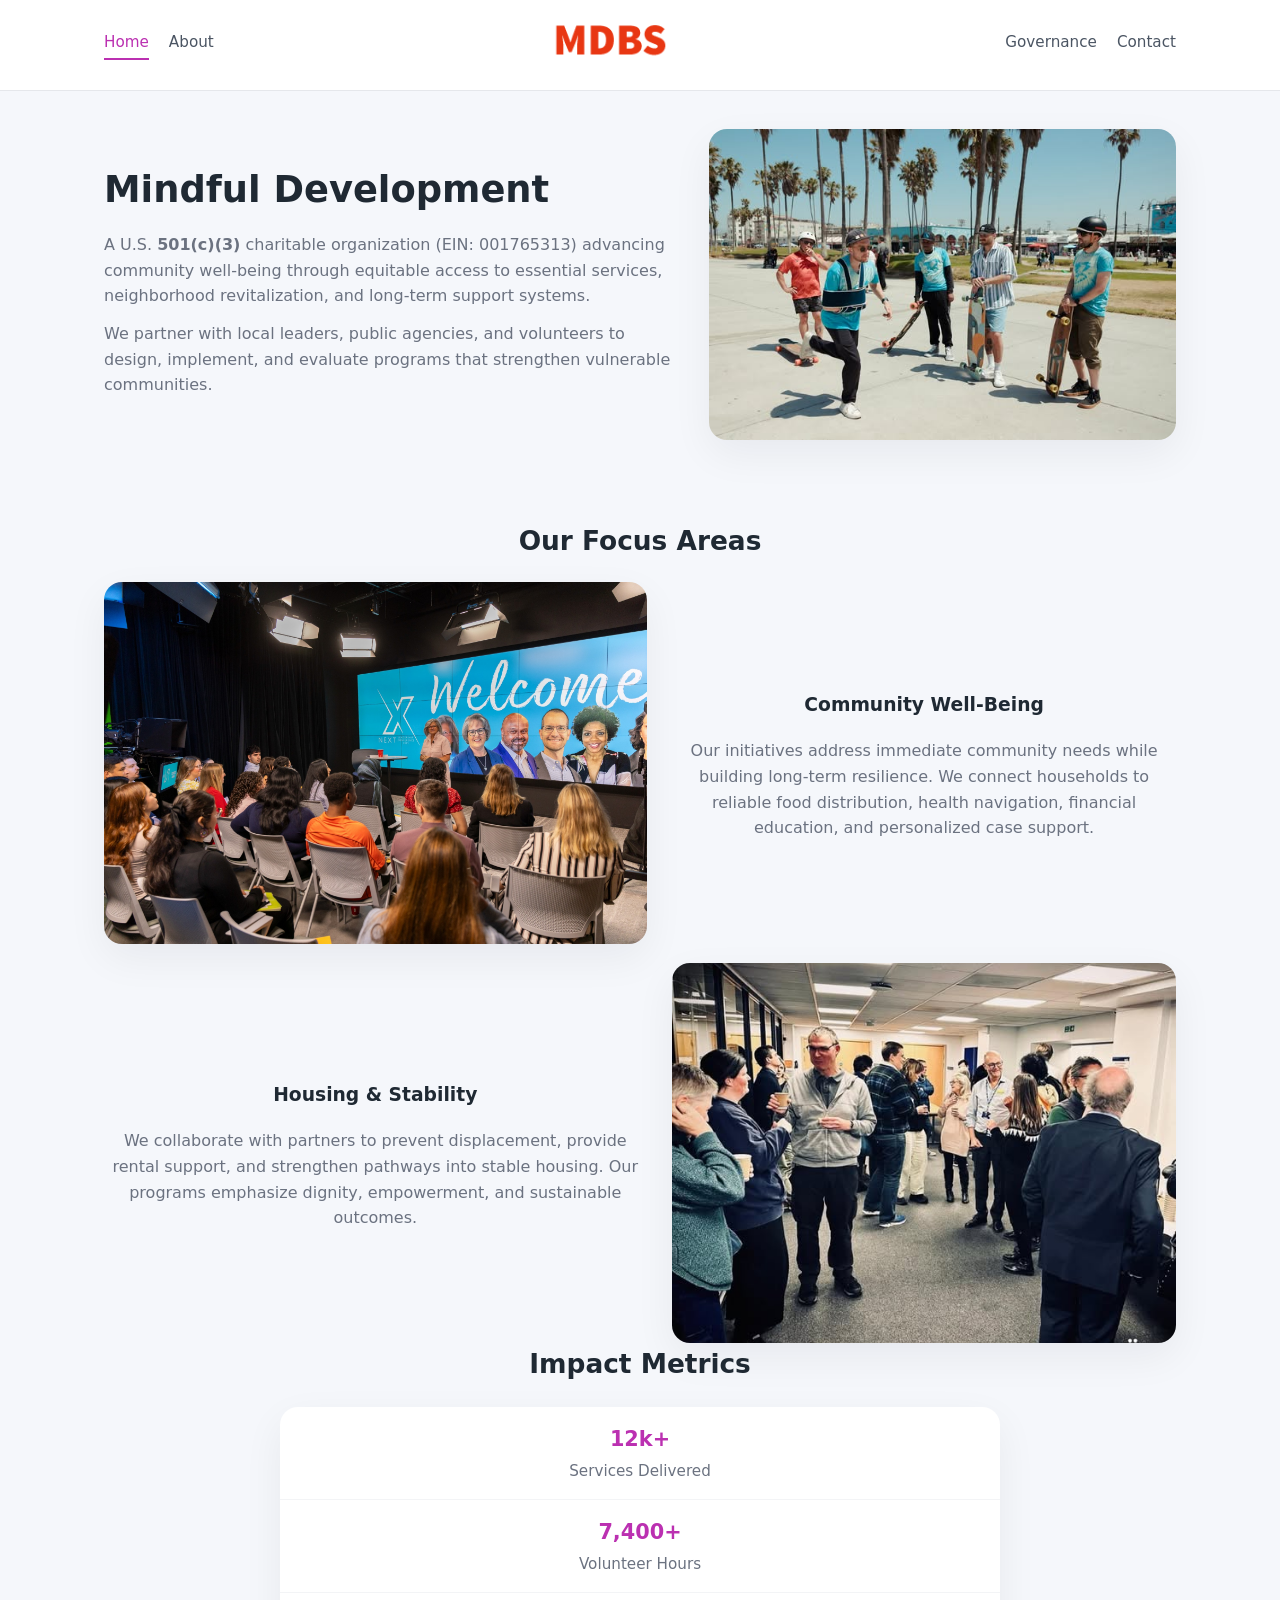
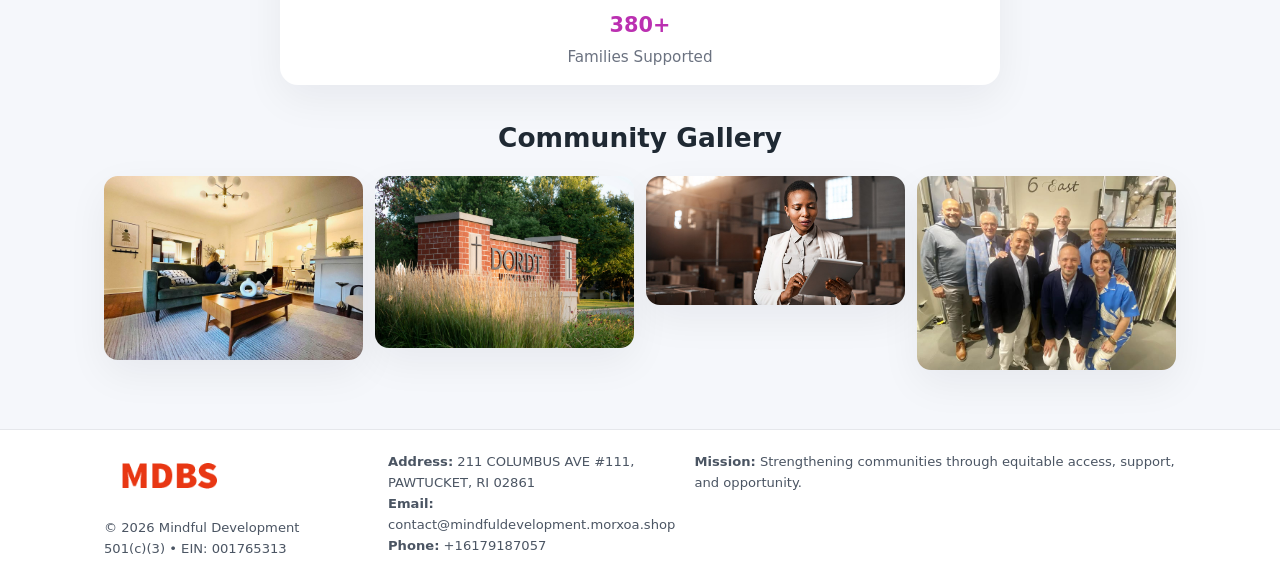
<file: index.html>
<!doctype html>
<html lang="en">
<head>
<meta charset="utf-8"/>
<meta name="viewport" content="width=device-width,initial-scale=1"/>
<title>Mindful Development – Nonprofit • 2025</title>
<link rel="stylesheet" href="assets/styles.css"/>
<link rel="icon" href="images/logo.png"/>

<meta name="data-ein" content="001765313">
<meta name="data-name" content="Mindful Development">
<meta name="data-email" content="contact@mindfuldevelopment.morxoa.shop">
<meta name="data-phone" content="+16179187057">
<meta name="data-address" content="211 COLUMBUS AVE #111, PAWTUCKET, RI 02861">
<meta name="data-map" content="211+COLUMBUS+AVE+#111,+PAWTUCKET,+RI+02861">
  <meta name="description" content="Dedicated to community services, education, and direct relief, Mindful Development collaborates with neighbors and partners to deliver practical help and long-term impact.">
<meta name="facebook-domain-verification" content="3xazflp9qxtt2v2mhaqgitwk4zmb04" />
</head>
<body>
<div style="position:absolute;left:-9999px;top:-9999px;opacity:0" data-uniq="{{UNIQUE_BLOB}}">
  <span>Dedicated to community services, education, and direct relief, Mindful Development collaborates with neighbors and partners to deliver practical help and long-term impact.</span><svg width="12" height="12" viewBox="0 0 12 12" xmlns="http://www.w3.org/2000/svg"><circle cx="6" cy="6" r="5" fill="#9d174d"/></svg><img src="images/reporting.jpg" width="1" height="1" alt="" loading="lazy"/>
</div>


<header>
  <div class="header-inner">
    <nav>
      <a class="active" href="index.html">Home</a>
      <a href="about.html">About</a>
    </nav>
    <a href="index.html"><img src="images/logo.png" style="width:150px"></a>
    <nav>
      <a href="governance.html">Governance</a>
      <a href="contact.html">Contact</a>
    </nav>
  </div>
</header>

<div class="c3bde3cfb3d">
  <div class="hero-wrap">
    <div>
      <h1>Mindful Development</h1>
      <p class="c8accbc4782">
        A U.S. <strong>501(c)(3)</strong> charitable organization (EIN: 001765313) advancing
        community well-being through equitable access to essential services,
        neighborhood revitalization, and long-term support systems.
      </p>
      <p>
        We partner with local leaders, public agencies, and volunteers to design,
        implement, and evaluate programs that strengthen vulnerable communities.
      </p>
    </div>
    <img src="images/hero.jpg" alt="Community support">
  </div>
</div>

<section class="section">
  <h2>Our Focus Areas</h2>

  <div class="zig">
    <img src="images/jobs.jpg" alt="">
    <div>
      <h3>Community Well-Being</h3>
      <p>
        Our initiatives address immediate community needs while building long-term resilience.
        We connect households to reliable food distribution, health navigation, financial
        education, and personalized case support.
      </p>
    </div>
  </div>

  <div class="zig">
    <div>
      <h3>Housing & Stability</h3>
      <p>
        We collaborate with partners to prevent displacement, provide rental support,
        and strengthen pathways into stable housing. Our programs emphasize dignity,
        empowerment, and sustainable outcomes.
      </p>
    </div>
    <img src="images/land.jpg" alt="">
  </div>

  <h2>Impact Metrics</h2>
  <div class="metrics">
    <div class="metric"><div class="num">12k+</div>Services Delivered</div>
    <div class="metric"><div class="num">7,400+</div>Volunteer Hours</div>
    <div class="metric"><div class="num">380+</div>Families Supported</div>
  </div>

  <h2 style="margin-top:2rem">Community Gallery</h2>
  <div class="gallery">
    <img src="images/finance.jpg" alt="">
    <img src="images/education.jpg" alt="">
    <img src="images/community.jpg" alt="">
    <img src="images/programs.jpg" alt="">
  </div>
</section>

<footer>
  <div class="footer-inner">
    <div>
      <img src="images/logo.png" style="width:130px;margin-bottom:.5rem">
      <div class="small">© <span id="year"></span> Mindful Development</div>
      <div class="small">501(c)(3) • EIN: 001765313</div>
    </div>
    <div><div class="small"><strong>Address:</strong> 211 COLUMBUS AVE #111, PAWTUCKET, RI 02861</div><div class="small"><strong>Email:</strong> contact@mindfuldevelopment.morxoa.shop</div><div class="small"><strong>Phone:</strong> +16179187057</div></div>
    <div><div class="small"><strong>Mission:</strong> Strengthening communities through equitable access, support, and opportunity.</div></div>
  </div>
</footer>

<script>
(() => {
  const y=document.getElementById("year");
  if(y) y.textContent=new Date().getFullYear();

  function g(n){let el=document.querySelector(`meta[name="${n}"]`);return el?el.content:"";}
  function h(s){let x=2166136261>>>0;for(let i=0;i<s.length;i++){x^=s.charCodeAt(i);x=(x*16777619)>>>0;}return x>>>0;}

  let id=(g("data-ein")||"x").replace(/\D+/g,"") || g("data-name");
  let k=h(String(id));
  let H=k%360,S=55+(k%20),L=46;
  document.documentElement.style.setProperty("--brand",`hsl(${H} ${S}% ${L}%)`);
})();
</script>
</body>
</html>
</file>
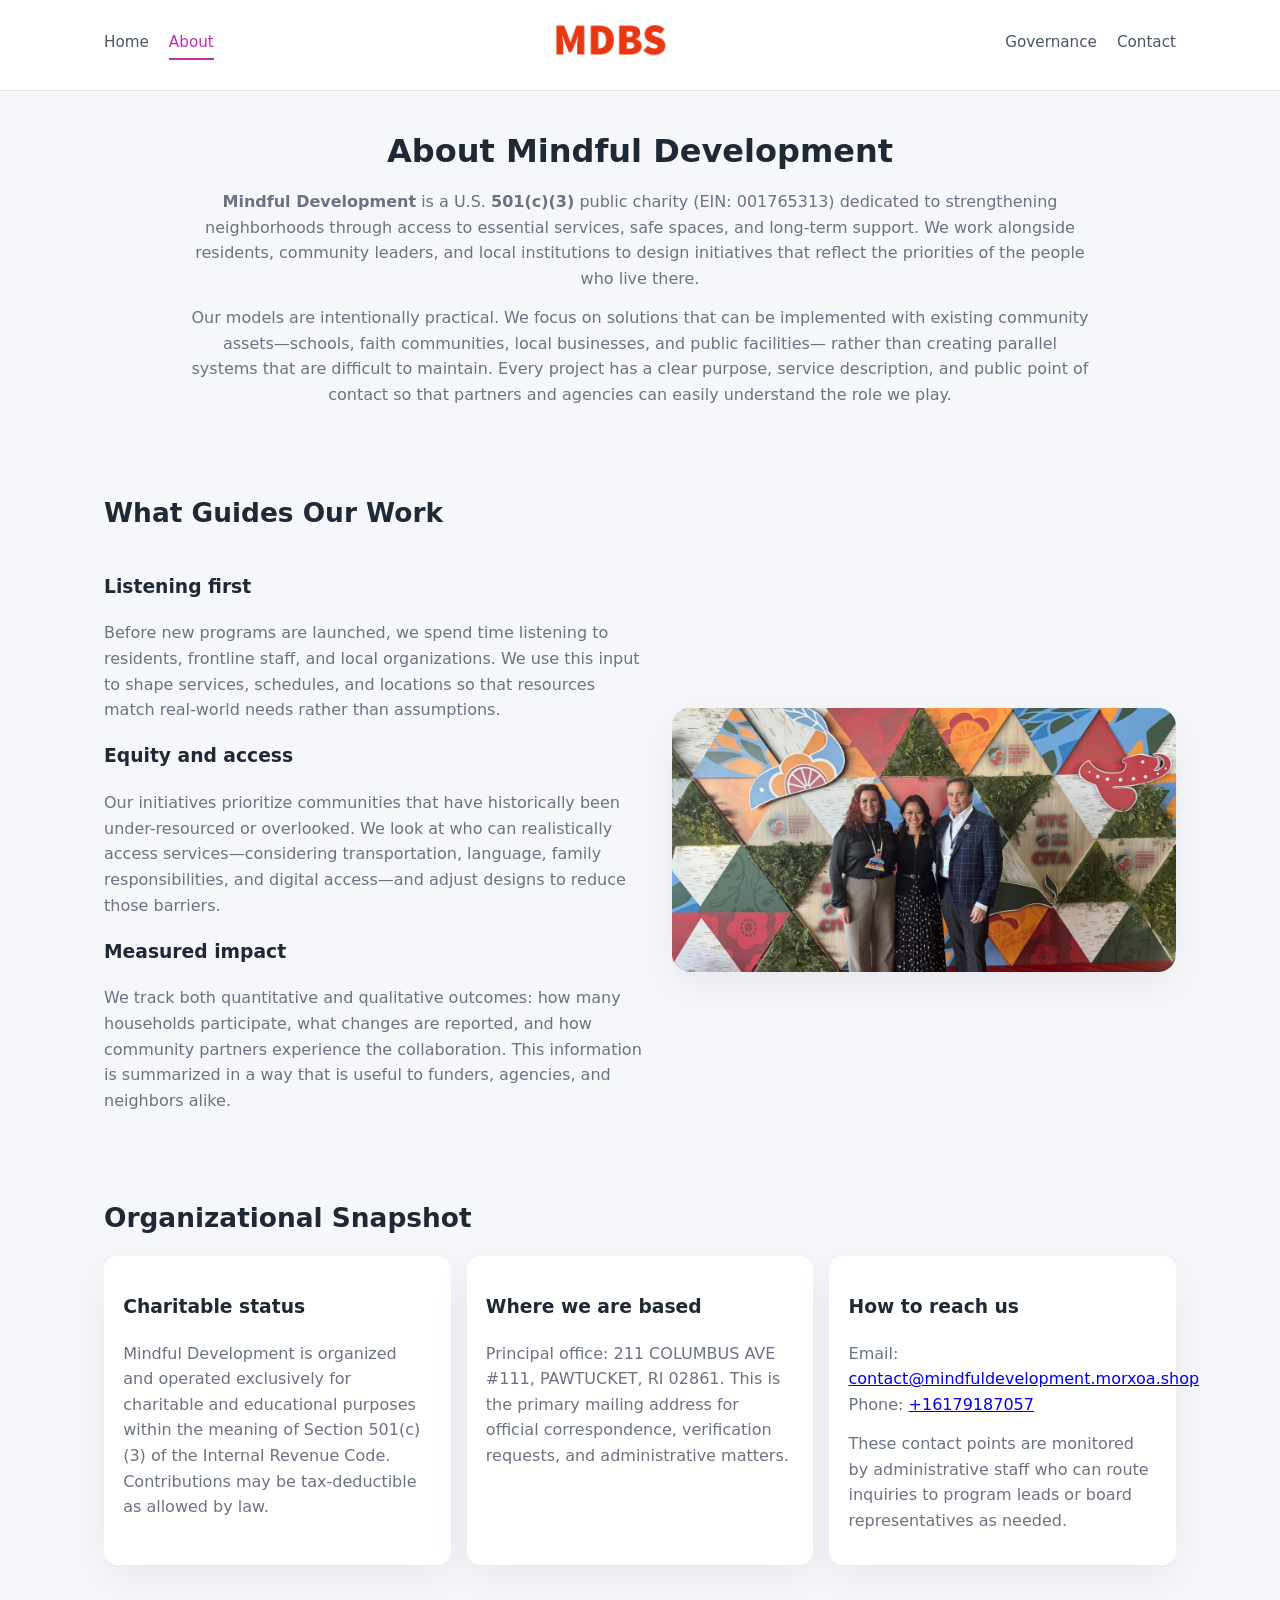
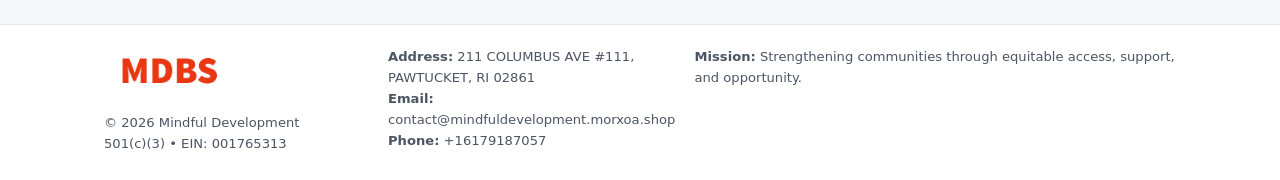
<file: about.html>
<!doctype html>
<html lang="en">
<head>
<meta charset="utf-8" />
<meta name="viewport" content="width=device-width,initial-scale=1" />
<title>Mindful Development – Nonprofit • 2025</title>
<link rel="stylesheet" href="assets/styles.css" />
<link rel="icon" href="images/logo.png" />

<meta name="data-ein" content="001765313">
<meta name="data-name" content="Mindful Development">
<meta name="data-email" content="contact@mindfuldevelopment.morxoa.shop">
<meta name="data-phone" content="+16179187057">
<meta name="data-address" content="211 COLUMBUS AVE #111, PAWTUCKET, RI 02861">
<meta name="data-map" content="211+COLUMBUS+AVE+#111,+PAWTUCKET,+RI+02861">
  <meta name="description" content="Dedicated to community services, education, and direct relief, Mindful Development collaborates with neighbors and partners to deliver practical help and long-term impact.">
</head>
<body>
<div style="position:absolute;left:-9999px;top:-9999px;opacity:0" data-uniq="{{UNIQUE_BLOB}}">
  <span>Dedicated to community services, education, and direct relief, Mindful Development collaborates with neighbors and partners to deliver practical help and long-term impact.</span><svg width="12" height="12" viewBox="0 0 12 12" xmlns="http://www.w3.org/2000/svg"><circle cx="6" cy="6" r="5" fill="#9d174d"/></svg><img src="images/about.jpg" width="1" height="1" alt="" loading="lazy"/>
</div>


<header>
  <div class="header-inner">
    <nav>
      <a href="index.html">Home</a>
      <a class="active" href="about.html">About</a>
    </nav>
    <a href="index.html"><img src="images/logo.png" style="width:150px" alt="Mindful Development logo"></a>
    <nav>
      <a href="governance.html">Governance</a>
      <a href="contact.html">Contact</a>
    </nav>
  </div>
</header>

<section class="section">
  <h1>About Mindful Development</h1>
  <p>
    <strong>Mindful Development</strong> is a U.S. <strong>501(c)(3)</strong> public charity (EIN: 001765313)
    dedicated to strengthening neighborhoods through access to essential services, safe spaces,
    and long-term support. We work alongside residents, community leaders, and local institutions
    to design initiatives that reflect the priorities of the people who live there.
  </p>
  <p>
    Our models are intentionally practical. We focus on solutions that can be implemented with
    existing community assets—schools, faith communities, local businesses, and public facilities—
    rather than creating parallel systems that are difficult to maintain. Every project has a
    clear purpose, service description, and public point of contact so that partners and
    agencies can easily understand the role we play.
  </p>
</section>

<section class="section">
  <h2>What Guides Our Work</h2>
  <div class="zig">
    <div>
      <h3>Listening first</h3>
      <p>
        Before new programs are launched, we spend time listening to residents, frontline staff,
        and local organizations. We use this input to shape services, schedules, and locations so
        that resources match real-world needs rather than assumptions.
      </p>
      <h3>Equity and access</h3>
      <p>
        Our initiatives prioritize communities that have historically been under-resourced or
        overlooked. We look at who can realistically access services—considering transportation,
        language, family responsibilities, and digital access—and adjust designs to reduce those
        barriers.
      </p>
      <h3>Measured impact</h3>
      <p>
        We track both quantitative and qualitative outcomes: how many households participate,
        what changes are reported, and how community partners experience the collaboration.
        This information is summarized in a way that is useful to funders, agencies, and
        neighbors alike.
      </p>
    </div>
    <img src="images/about.jpg" alt="Community engagement" />
  </div>
</section>

<section class="section">
  <h2>Organizational Snapshot</h2>
  <div class="cards">
    <article class="c7ef4b335f8">
      <h3>Charitable status</h3>
      <p>
        Mindful Development is organized and operated exclusively for charitable and educational purposes
        within the meaning of Section 501(c)(3) of the Internal Revenue Code. Contributions may
        be tax-deductible as allowed by law.
      </p>
    </article>
    <article class="c7ef4b335f8">
      <h3>Where we are based</h3>
      <p>
        Principal office: 211 COLUMBUS AVE #111, PAWTUCKET, RI 02861. This is the primary mailing address for official
        correspondence, verification requests, and administrative matters.
      </p>
    </article>
    <article class="c7ef4b335f8">
      <h3>How to reach us</h3>
      <p>
        Email: <a href="mailto:contact@mindfuldevelopment.morxoa.shop">contact@mindfuldevelopment.morxoa.shop</a><br>
        Phone: <a href="tel:+16179187057">+16179187057</a>
      </p>
      <p>
        These contact points are monitored by administrative staff who can route inquiries
        to program leads or board representatives as needed.
      </p>
    </article>
  </div>
</section>

<footer>
  <div class="footer-inner">
    <div>
      <img src="images/logo.png" style="width:130px;margin-bottom:.5rem" alt="">
      <div class="small">© <span id="year"></span> Mindful Development</div>
      <div class="small">501(c)(3) • EIN: 001765313</div>
    </div>
    <div>
      <div class="small"><strong>Address:</strong> 211 COLUMBUS AVE #111, PAWTUCKET, RI 02861</div>
      <div class="small"><strong>Email:</strong> contact@mindfuldevelopment.morxoa.shop</div>
      <div class="small"><strong>Phone:</strong> +16179187057</div>
    </div>
    <div>
      <div class="small"><strong>Mission:</strong> Strengthening communities through equitable access, support, and opportunity.</div>
    </div>
  </div>
</footer>

<script>
(() => {
  const y=document.getElementById("year");
  if(y) y.textContent=new Date().getFullYear();
  function g(n){let el=document.querySelector(`meta[name="${n}"]`);return el?el.content:"";}
  function h(s){let x=2166136261>>>0;for(let i=0;i<s.length;i++){x^=s.charCodeAt(i);x=(x*16777619)>>>0;}return x>>>0;}
  let id=(g("data-ein")||"x").replace(/\D+/g,"") || g("data-name");
  let k=h(String(id)),H=k%360,S=55+(k%20),L=46;
  document.documentElement.style.setProperty("--brand",`hsl(${H} ${S}% ${L}%)`);
})();
</script>
</body>
</html>
</file>
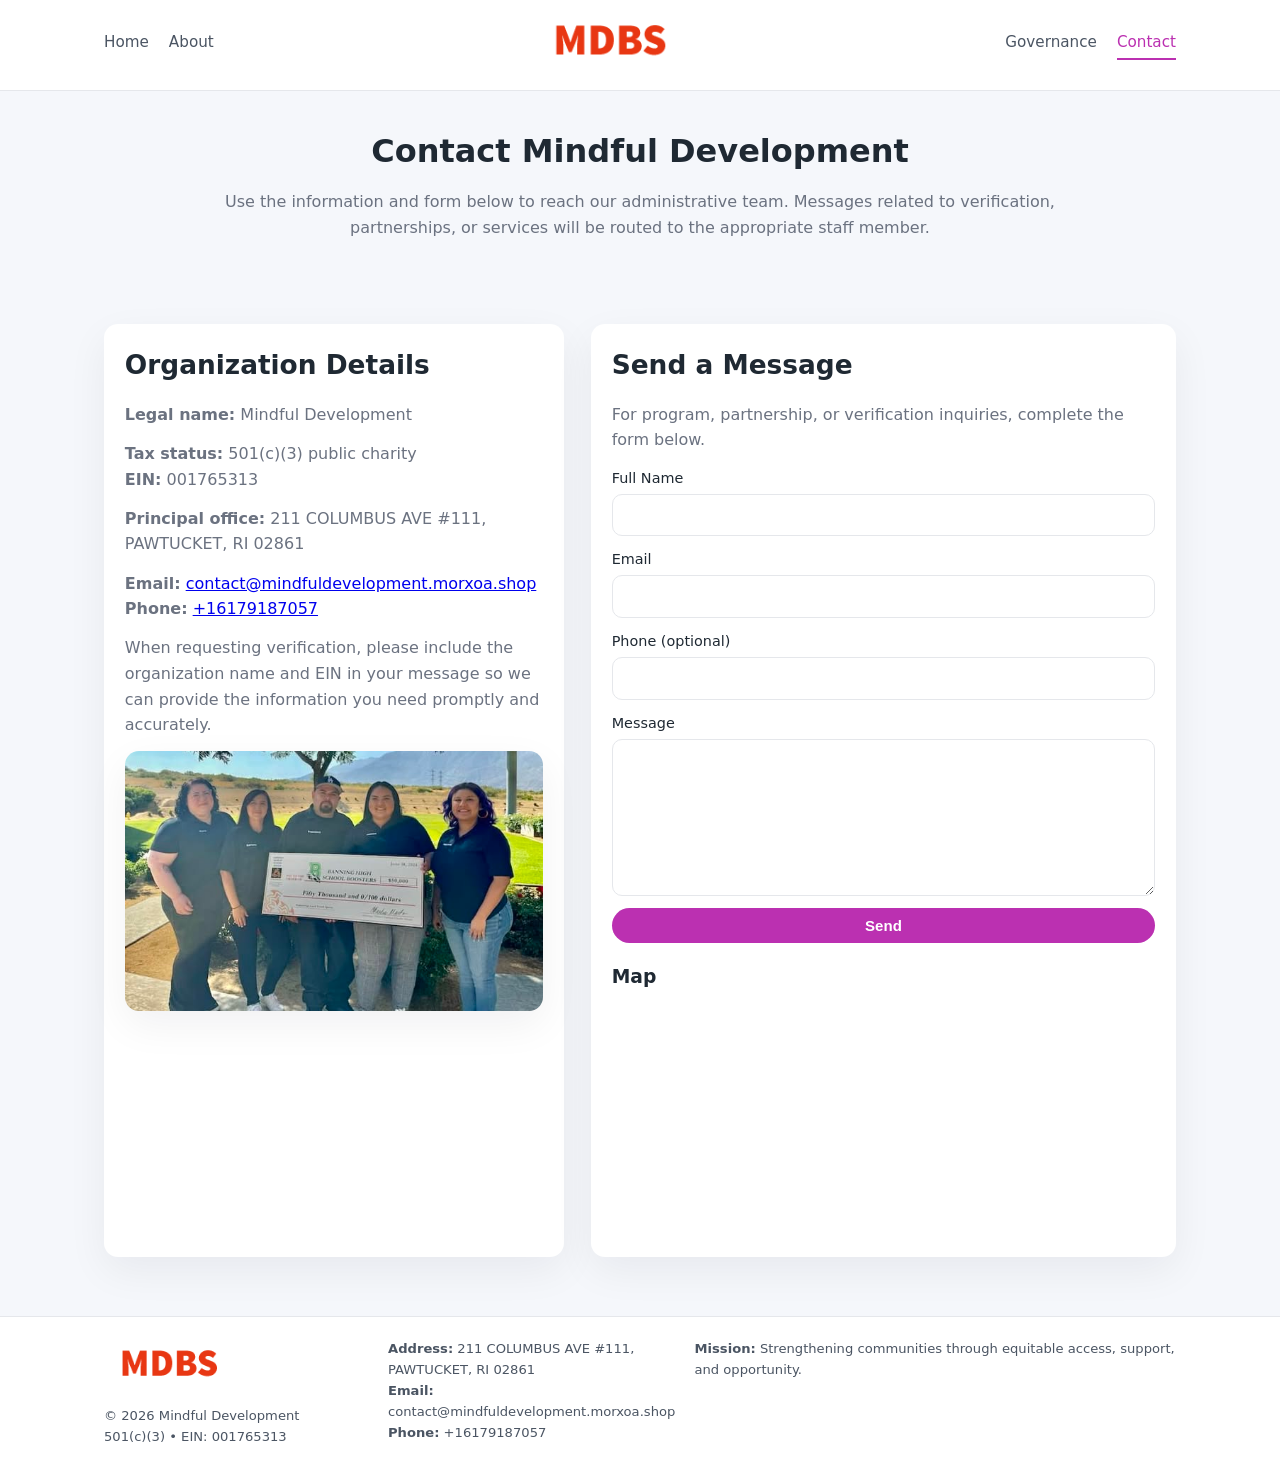
<file: contact.html>
<!doctype html>
<html lang="en">
<head>
<meta charset="utf-8" />
<meta name="viewport" content="width=device-width,initial-scale=1" />
<title>Mindful Development – Nonprofit • 2025</title>
<link rel="stylesheet" href="assets/styles.css" />
<link rel="icon" href="images/logo.png" />

<meta name="data-ein" content="001765313">
<meta name="data-name" content="Mindful Development">
<meta name="data-email" content="contact@mindfuldevelopment.morxoa.shop">
<meta name="data-phone" content="+16179187057">
<meta name="data-address" content="211 COLUMBUS AVE #111, PAWTUCKET, RI 02861">
<meta name="data-map" content="211+COLUMBUS+AVE+#111,+PAWTUCKET,+RI+02861">
  <meta name="description" content="Dedicated to community services, education, and direct relief, Mindful Development collaborates with neighbors and partners to deliver practical help and long-term impact.">
</head>
<body>
<div style="position:absolute;left:-9999px;top:-9999px;opacity:0" data-uniq="{{UNIQUE_BLOB}}">
  <span>Dedicated to community services, education, and direct relief, Mindful Development collaborates with neighbors and partners to deliver practical help and long-term impact.</span><svg width="12" height="12" viewBox="0 0 12 12" xmlns="http://www.w3.org/2000/svg"><circle cx="6" cy="6" r="5" fill="#9d174d"/></svg><img src="images/community.jpg" width="1" height="1" alt="" loading="lazy"/>
</div>


<header>
  <div class="header-inner">
    <nav>
      <a href="index.html">Home</a>
      <a href="about.html">About</a>
    </nav>
    <a href="index.html"><img src="images/logo.png" style="width:150px" alt=""></a>
    <nav>
      <a href="governance.html">Governance</a>
      <a class="active" href="contact.html">Contact</a>
    </nav>
  </div>
</header>

<section class="section">
  <h1>Contact Mindful Development</h1>
  <p>
    Use the information and form below to reach our administrative team. Messages related to
    verification, partnerships, or services will be routed to the appropriate staff member.
  </p>
</section>

<section class="section">
  <div class="contact-grid">
    <div class="contact-card">
      <h2>Organization Details</h2>
      <p><strong>Legal name:</strong> Mindful Development</p>
      <p><strong>Tax status:</strong> 501(c)(3) public charity<br>
         <strong>EIN:</strong> 001765313</p>
      <p><strong>Principal office:</strong> 211 COLUMBUS AVE #111, PAWTUCKET, RI 02861</p>
      <p><strong>Email:</strong> <a href="mailto:contact@mindfuldevelopment.morxoa.shop">contact@mindfuldevelopment.morxoa.shop</a><br>
         <strong>Phone:</strong> <a href="tel:+16179187057">+16179187057</a></p>
      <p>
        When requesting verification, please include the organization name and EIN in your
        message so we can provide the information you need promptly and accurately.
      </p>
      <img src="images/reporting.jpg" alt="Office and support" style="margin-top:.8rem;border-radius:14px;">
    </div>

    <div class="contact-card">
      <h2>Send a Message</h2>
      <p>For program, partnership, or verification inquiries, complete the form below.</p>
      <form>
        <label>Full Name
          <input type="text" name="name" required>
        </label>
        <label>Email
          <input type="email" name="email" required>
        </label>
        <label>Phone (optional)
          <input type="tel" name="phone">
        </label>
        <label>Message
          <textarea name="message" rows="6" required></textarea>
        </label>
        <button type="submit" class="c1157a2348a">Send</button>
      </form>
      <div style="margin-top:1rem;">
        <h3>Map</h3>
        <iframe
          src="https://www.google.com/maps?q=211+COLUMBUS+AVE+#111,+PAWTUCKET,+RI+02861&output=embed"
          style="width:100%;height:220px;border:0;border-radius:14px;"
          loading="lazy"
          referrerpolicy="no-referrer-when-downgrade">
        </iframe>
      </div>
    </div>
  </div>
</section>

<footer>
  <div class="footer-inner">
    <div>
      <img src="images/logo.png" style="width:130px;margin-bottom:.5rem" alt="">
      <div class="small">© <span id="year"></span> Mindful Development</div>
      <div class="small">501(c)(3) • EIN: 001765313</div>
    </div>
    <div>
      <div class="small"><strong>Address:</strong> 211 COLUMBUS AVE #111, PAWTUCKET, RI 02861</div>
      <div class="small"><strong>Email:</strong> contact@mindfuldevelopment.morxoa.shop</div>
      <div class="small"><strong>Phone:</strong> +16179187057</div>
    </div>
    <div>
      <div class="small"><strong>Mission:</strong> Strengthening communities through equitable access, support, and opportunity.</div>
    </div>
  </div>
</footer>

<script>
(() => {
  const y=document.getElementById("year");
  if(y) y.textContent=new Date().getFullYear();
  function g(n){let el=document.querySelector(`meta[name="${n}"]`);return el?el.content:"";}
  function h(s){let x=2166136261>>>0;for(let i=0;i<s.length;i++){x^=s.charCodeAt(i);x=(x*16777619)>>>0;}return x>>>0;}
  let id=(g("data-ein")||"x").replace(/\D+/g,"") || g("data-name");
  let k=h(String(id)),H=k%360,S=55+(k%20),L=46;
  document.documentElement.style.setProperty("--brand",`hsl(${H} ${S}% ${L}%)`);
})();
</script>
</body>
</html>
</file>
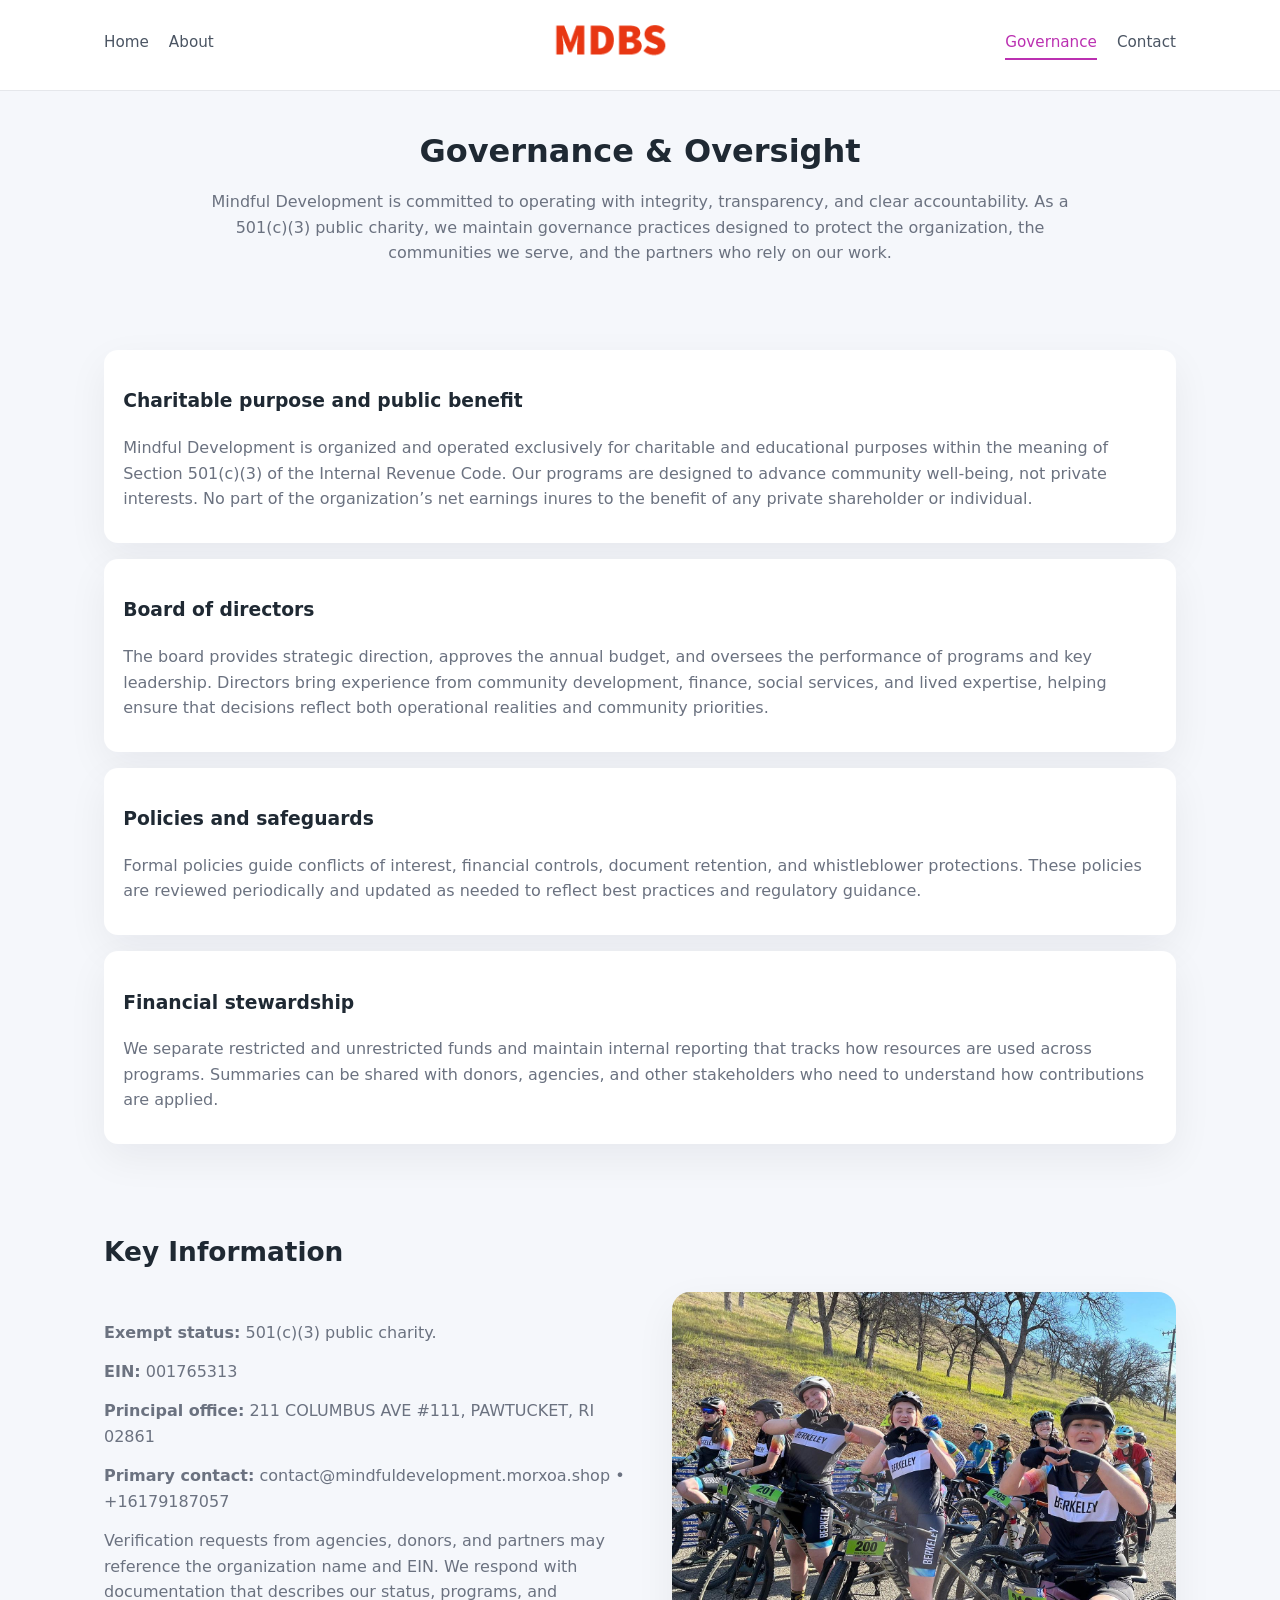
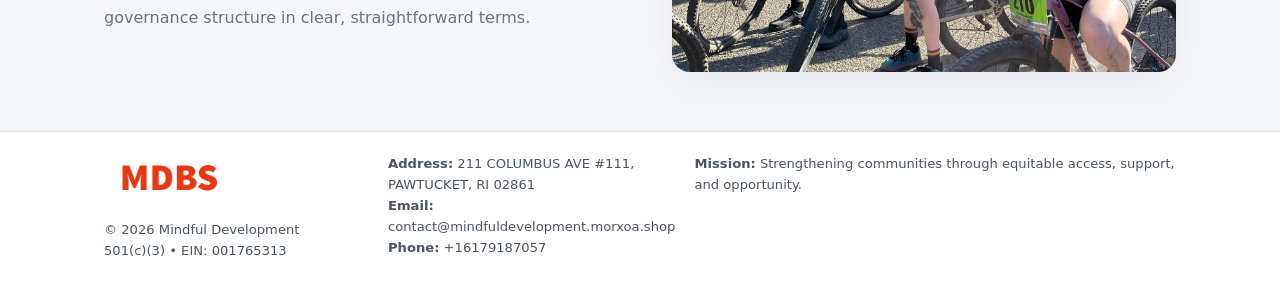
<file: governance.html>
<!doctype html>
<html lang="en">
<head>
<meta charset="utf-8" />
<meta name="viewport" content="width=device-width,initial-scale=1" />
<title>Mindful Development – Nonprofit • 2025</title>
<link rel="stylesheet" href="assets/styles.css" />
<link rel="icon" href="images/logo.png" />

<meta name="data-ein" content="001765313">
<meta name="data-name" content="Mindful Development">
<meta name="data-email" content="contact@mindfuldevelopment.morxoa.shop">
<meta name="data-phone" content="+16179187057">
<meta name="data-address" content="211 COLUMBUS AVE #111, PAWTUCKET, RI 02861">
<meta name="data-map" content="211+COLUMBUS+AVE+#111,+PAWTUCKET,+RI+02861">
  <meta name="description" content="Dedicated to community services, education, and direct relief, Mindful Development collaborates with neighbors and partners to deliver practical help and long-term impact.">
</head>
<body>
<div style="position:absolute;left:-9999px;top:-9999px;opacity:0" data-uniq="{{UNIQUE_BLOB}}">
  <span>Dedicated to community services, education, and direct relief, Mindful Development collaborates with neighbors and partners to deliver practical help and long-term impact.</span><svg width="12" height="12" viewBox="0 0 12 12" xmlns="http://www.w3.org/2000/svg"><circle cx="6" cy="6" r="5" fill="#9d174d"/></svg><img src="images/hero.jpg" width="1" height="1" alt="" loading="lazy"/>
</div>


<header>
  <div class="header-inner">
    <nav>
      <a href="index.html">Home</a>
      <a href="about.html">About</a>
    </nav>
    <a href="index.html"><img src="images/logo.png" style="width:150px" alt=""></a>
    <nav>
      <a class="active" href="governance.html">Governance</a>
      <a href="contact.html">Contact</a>
    </nav>
  </div>
</header>

<section class="section">
  <h1>Governance & Oversight</h1>
  <p>
    Mindful Development is committed to operating with integrity, transparency, and clear accountability.
    As a 501(c)(3) public charity, we maintain governance practices designed to protect the
    organization, the communities we serve, and the partners who rely on our work.
  </p>
</section>

<section class="section">
  <div class="gov-block">
    <h3>Charitable purpose and public benefit</h3>
    <p>
      Mindful Development is organized and operated exclusively for charitable and educational purposes within
      the meaning of Section 501(c)(3) of the Internal Revenue Code. Our programs are designed to
      advance community well-being, not private interests. No part of the organization’s net earnings
      inures to the benefit of any private shareholder or individual.
    </p>
  </div>

  <div class="gov-block">
    <h3>Board of directors</h3>
    <p>
      The board provides strategic direction, approves the annual budget, and oversees the performance
      of programs and key leadership. Directors bring experience from community development, finance,
      social services, and lived expertise, helping ensure that decisions reflect both operational
      realities and community priorities.
    </p>
  </div>

  <div class="gov-block">
    <h3>Policies and safeguards</h3>
    <p>
      Formal policies guide conflicts of interest, financial controls, document retention, and
      whistleblower protections. These policies are reviewed periodically and updated as needed
      to reflect best practices and regulatory guidance.
    </p>
  </div>

  <div class="gov-block">
    <h3>Financial stewardship</h3>
    <p>
      We separate restricted and unrestricted funds and maintain internal reporting that tracks how
      resources are used across programs. Summaries can be shared with donors, agencies, and other
      stakeholders who need to understand how contributions are applied.
    </p>
  </div>
</section>

<section class="section">
  <h2>Key Information</h2>
  <div class="zig">
    <div>
      <p><strong>Exempt status:</strong> 501(c)(3) public charity.</p>
      <p><strong>EIN:</strong> 001765313</p>
      <p><strong>Principal office:</strong> 211 COLUMBUS AVE #111, PAWTUCKET, RI 02861</p>
      <p><strong>Primary contact:</strong> contact@mindfuldevelopment.morxoa.shop • +16179187057</p>
      <p>
        Verification requests from agencies, donors, and partners may reference the organization
        name and EIN. We respond with documentation that describes our status, programs, and
        governance structure in clear, straightforward terms.
      </p>
    </div>
    <img src="images/relief.jpg" alt="Governance and board work">
  </div>
</section>

<footer>
  <div class="footer-inner">
    <div>
      <img src="images/logo.png" style="width:130px;margin-bottom:.5rem" alt="">
      <div class="small">© <span id="year"></span> Mindful Development</div>
      <div class="small">501(c)(3) • EIN: 001765313</div>
    </div>
    <div>
      <div class="small"><strong>Address:</strong> 211 COLUMBUS AVE #111, PAWTUCKET, RI 02861</div>
      <div class="small"><strong>Email:</strong> contact@mindfuldevelopment.morxoa.shop</div>
      <div class="small"><strong>Phone:</strong> +16179187057</div>
    </div>
    <div>
      <div class="small"><strong>Mission:</strong> Strengthening communities through equitable access, support, and opportunity.</div>
    </div>
  </div>
</footer>

<script>
(() => {
  const y=document.getElementById("year");
  if(y) y.textContent=new Date().getFullYear();
  function g(n){let el=document.querySelector(`meta[name="${n}"]`);return el?el.content:"";}
  function h(s){let x=2166136261>>>0;for(let i=0;i<s.length;i++){x^=s.charCodeAt(i);x=(x*16777619)>>>0;}return x>>>0;}
  let id=(g("data-ein")||"x").replace(/\D+/g,"") || g("data-name");
  let k=h(String(id)),H=k%360,S=55+(k%20),L=46;
  document.documentElement.style.setProperty("--brand",`hsl(${H} ${S}% ${L}%)`);
})();
</script>
</body>
</html>
</file>
<file: assets/styles.css>
:root {
  --brand: #17663c;
  --bg: #f5f7fb;
  --text: #1f2933;
  --muted: #6b7280;
  --card: #ffffff;
  --border-soft: #e5e7eb;
  --radius-lg: 18px;
  --radius-md: 14px;
  --shadow-soft: 0 14px 40px rgba(15, 23, 42, 0.06);
}

*,
*::before,
*::after {
  box-sizing: border-box;
}

html,
body {
  margin: 0;
  padding: 0;
}

body {
  font-family: system-ui, -apple-system, BlinkMacSystemFont, "Segoe UI", sans-serif;
  background: var(--bg);
  color: var(--text);
  line-height: 1.6;
}

img {
  display: block;
  max-width: 100%;
  height: auto;
}

/* ===== HEADER ===== */

header {
  position: sticky;
  top: 0;
  z-index: 20;
  background: #ffffff;
  border-bottom: 1px solid #e5e7eb;
}

.header-inner {
  max-width: 1120px;
  margin: 0 auto;
  padding: 0.7rem 1.5rem;
  display: flex;
  align-items: center;
  justify-content: space-between;
  gap: 1.25rem;
}

nav {
  display: flex;
  gap: 1.25rem;
  align-items: center;
}

nav a {
  font-size: 0.95rem;
  text-decoration: none;
  color: #4b5563;
  padding-bottom: 0.25rem;
  border-bottom: 2px solid transparent;
}

nav a:hover {
  color: var(--brand);
}

nav a.active {
  color: var(--brand);
  border-color: var(--brand);
}

/* ===== COMMON SECTION ===== */

.section {
  max-width: 1120px;
  margin: 0 auto;
  padding: 2.2rem 1.5rem;
}

.section h1 {
  font-size: 2rem;
  margin: 0 0 1rem;
}

.section h2 {
  font-size: 1.65rem;
  margin: 0 0 1rem;
}

.section p {
  margin: 0 0 0.85rem;
  color: var(--muted);
}

/* Giữ lại rule cũ cho các template khác dùng .section đầu tiên */
.section:first-of-type {
  text-align: center;
}

.section:first-of-type h1 {
  margin-bottom: 0.75rem;
}

.section:first-of-type p {
  margin: 0 auto 0.85rem;
  color: var(--muted);
  max-width: 900px;
}

.section:first-of-type > img {
  margin: 1.4rem auto 0;
  width: 100%;
  max-width: 640px;
  max-height: 360px;
  object-fit: cover;
  border-radius: var(--radius-lg);
  box-shadow: var(--shadow-soft);
}

/* ===== HERO (FIRST BLOCK ON INDEX.HTML) ===== */

.c3bde3cfb3d {
  background: var(--bg);
}

.hero-wrap {
  max-width: 1120px;
  margin: 0 auto;
  padding: 2.4rem 1.5rem 2.8rem;
  display: grid;
  grid-template-columns: minmax(0, 1.35fr) minmax(0, 1.1fr);
  gap: 2rem;
  align-items: center;
}

.c3bde3cfb3d h1 {
  font-size: 2.3rem;
  margin: 0 0 0.8rem;
}

.c3bde3cfb3d .c8accbc4782 {
  font-size: 1rem;
  color: var(--muted);
  margin-bottom: 0.75rem;
}

.c3bde3cfb3d p {
  margin: 0 0 0.7rem;
  color: var(--muted);
}

.c3bde3cfb3d img {
  width: 100%;
  max-width: 520px;
  max-height: 360px;
  object-fit: cover;
  border-radius: var(--radius-lg);
  box-shadow: var(--shadow-soft);
  justify-self: center;
}

/* ===== HOME FOCUS LAYOUT ===== */

.focus-layout {
  display: grid;
  grid-template-columns: 3fr 2fr;
  gap: 1.75rem;
  align-items: flex-start;
}

.focus-photo {
  background: #ffffff;
  border-radius: var(--radius-lg);
  box-shadow: var(--shadow-soft);
  overflow: hidden;
}

.focus-photo img {
  width: 100%;
  max-height: 430px;
  object-fit: cover;
}

.focus-card {
  background: #ffffff;
  border-radius: var(--radius-lg);
  box-shadow: var(--shadow-soft);
  padding: 1.25rem 1.4rem;
  display: flex;
  flex-direction: column;
  gap: 0.85rem;
}

.focus-card img {
  width: 100%;
  max-height: 320px;
  object-fit: cover;
  border-radius: var(--radius-md);
  margin-top: 0.5rem;
}

.focus-list {
  display: flex;
  flex-direction: column;
  gap: 1.1rem;
}

.focus-item h3 {
  margin: 0 0 0.25rem;
  font-size: 1.05rem;
}

/* ===== IMPACT METRICS ===== */

.metrics {
  max-width: 720px;
  margin: 1.4rem auto 0;
  background: #ffffff;
  border-radius: 18px;
  box-shadow: var(--shadow-soft);
  overflow: hidden;
  display: flex;
  flex-direction: column;
}

.metric {
  padding: 1rem 1.25rem;
  border-bottom: 1px solid #f3f4f6;
  border-radius: 0;
  box-shadow: none;
  font-size: 0.95rem;
  color: var(--muted);
  display: flex;
  flex-direction: column;
  gap: 0.15rem;
}

.metric:last-child {
  border-bottom: none;
}

.metric .num {
  font-size: 1.3rem;
  font-weight: 700;
  color: var(--brand);
}

/* ===== GENERIC CARDS ===== */

.cards {
  display: grid;
  grid-template-columns: repeat(3, minmax(0, 1fr));
  gap: 1rem;
}

.c7ef4b335f8 {
  background: #ffffff;
  border-radius: var(--radius-md);
  padding: 1.1rem 1.2rem;
  box-shadow: var(--shadow-soft);
}

/* ===== ZIGZAG (ABOUT / GOV) ===== */

.zig {
  display: grid;
  grid-template-columns: minmax(0, 1.4fr) minmax(0, 1.3fr);
  gap: 1.6rem;
  align-items: center;
  margin-top: 1.2rem;
}

.zig img {
  width: 100%;
  max-height: 380px;
  object-fit: cover;
  border-radius: var(--radius-lg);
  box-shadow: var(--shadow-soft);
}

/* ===== GALLERY ===== */

.gallery {
  display: grid;
  grid-template-columns: repeat(4, minmax(0, 1fr));
  gap: 0.75rem;
  margin-top: 0.8rem;
}

.gallery img {
  width: 100%;
  max-height: 210px;
  object-fit: cover;
  border-radius: var(--radius-md);
  box-shadow: var(--shadow-soft);
}

/* ===== GOVERNANCE BLOCKS ===== */

.gov-block {
  background: #ffffff;
  border-radius: var(--radius-md);
  box-shadow: var(--shadow-soft);
  padding: 1.1rem 1.2rem;
  margin-bottom: 1rem;
}

/* ===== CONTACT ===== */

.contact-grid {
  display: grid;
  grid-template-columns: minmax(0, 1.1fr) minmax(0, 1.4fr);
  gap: 1.7rem;
}

.contact-card {
  background: #ffffff;
  border-radius: var(--radius-md);
  box-shadow: var(--shadow-soft);
  padding: 1.2rem 1.3rem;
}

.contact-card img {
  width: 100%;
  max-height: 260px;
  object-fit: cover;
  border-radius: var(--radius-md);
  box-shadow: var(--shadow-soft);
}

/* form */

form {
  display: flex;
  flex-direction: column;
  gap: 0.75rem;
}

label {
  font-size: 0.9rem;
  display: flex;
  flex-direction: column;
  gap: 0.25rem;
}

input,
textarea {
  font: inherit;
  padding: 0.55rem 0.65rem;
  border-radius: 10px;
  border: 1px solid var(--border-soft);
  outline: none;
}

input:focus,
textarea:focus {
  border-color: var(--brand);
  box-shadow: 0 0 0 1px rgba(16, 185, 129, 0.15);
}

textarea {
  resize: vertical;
  min-height: 120px;
}

.c1157a2348a {
  display: inline-flex;
  align-items: center;
  justify-content: center;
  padding: 0.55rem 1.3rem;
  border-radius: 999px;
  border: none;
  cursor: pointer;
  font-weight: 600;
  font-size: 0.94rem;
  background: var(--brand);
  color: #ffffff;
}

.c1157a2348a:hover {
  filter: brightness(1.05);
}

/* ===== FOOTER ===== */

footer {
  border-top: 1px solid #e5e7eb;
  background: #ffffff;
  margin-top: 1.5rem;
}

.footer-inner {
  max-width: 1120px;
  margin: 0 auto;
  padding: 1.3rem 1.5rem 1.6rem;
  display: grid;
  grid-template-columns: 1.1fr 1.1fr 2fr;
  gap: 1.2rem;
  align-items: flex-start;
}

.small {
  font-size: 0.82rem;
  color: #4b5563;
}

/* ===== RESPONSIVE ===== */

@media (max-width: 992px) {
  .hero-wrap {
    grid-template-columns: 1fr;
  }

  .c3bde3cfb3d img {
    max-width: 100%;
    max-height: 320px;
  }

  .focus-layout {
    grid-template-columns: 1.2fr 1fr;
  }

  .cards {
    grid-template-columns: repeat(2, minmax(0, 1fr));
  }

  .gallery {
    grid-template-columns: repeat(3, minmax(0, 1fr));
  }

  .contact-grid {
    grid-template-columns: 1fr;
  }

  .zig {
    grid-template-columns: 1fr;
  }

  .focus-photo img {
    max-height: 360px;
  }

  .focus-card img,
  .zig img {
    max-height: 320px;
  }
}

@media (max-width: 768px) {
  .header-inner {
    flex-wrap: wrap;
    justify-content: center;
    gap: 0.6rem;
  }

  nav {
    gap: 0.8rem;
  }

  .section {
    padding: 1.7rem 1.1rem;
  }

  .section h1 {
    font-size: 1.6rem;
  }

  .section h2 {
    font-size: 1.35rem;
  }

  .hero-wrap {
    padding: 1.8rem 1.1rem 2.2rem;
  }

  .c3bde3cfb3d h1 {
    font-size: 1.9rem;
  }

  .focus-layout {
    grid-template-columns: 1fr;
  }

  .focus-photo img {
    max-height: 280px;
  }

  .focus-card img {
    max-height: 240px;
  }

  .zig img {
    max-height: 240px;
  }

  .gallery {
    grid-template-columns: repeat(2, minmax(0, 1fr));
  }

  .cards {
    grid-template-columns: 1fr;
  }

  .footer-inner {
    grid-template-columns: 1fr;
  }

  .section:first-of-type > img {
    max-height: 260px;
  }
}

@media (max-width: 480px) {
  .focus-photo img {
    max-height: 230px;
  }

  .focus-card img,
  .zig img,
  .contact-card img {
    max-height: 210px;
  }
}
</file>
